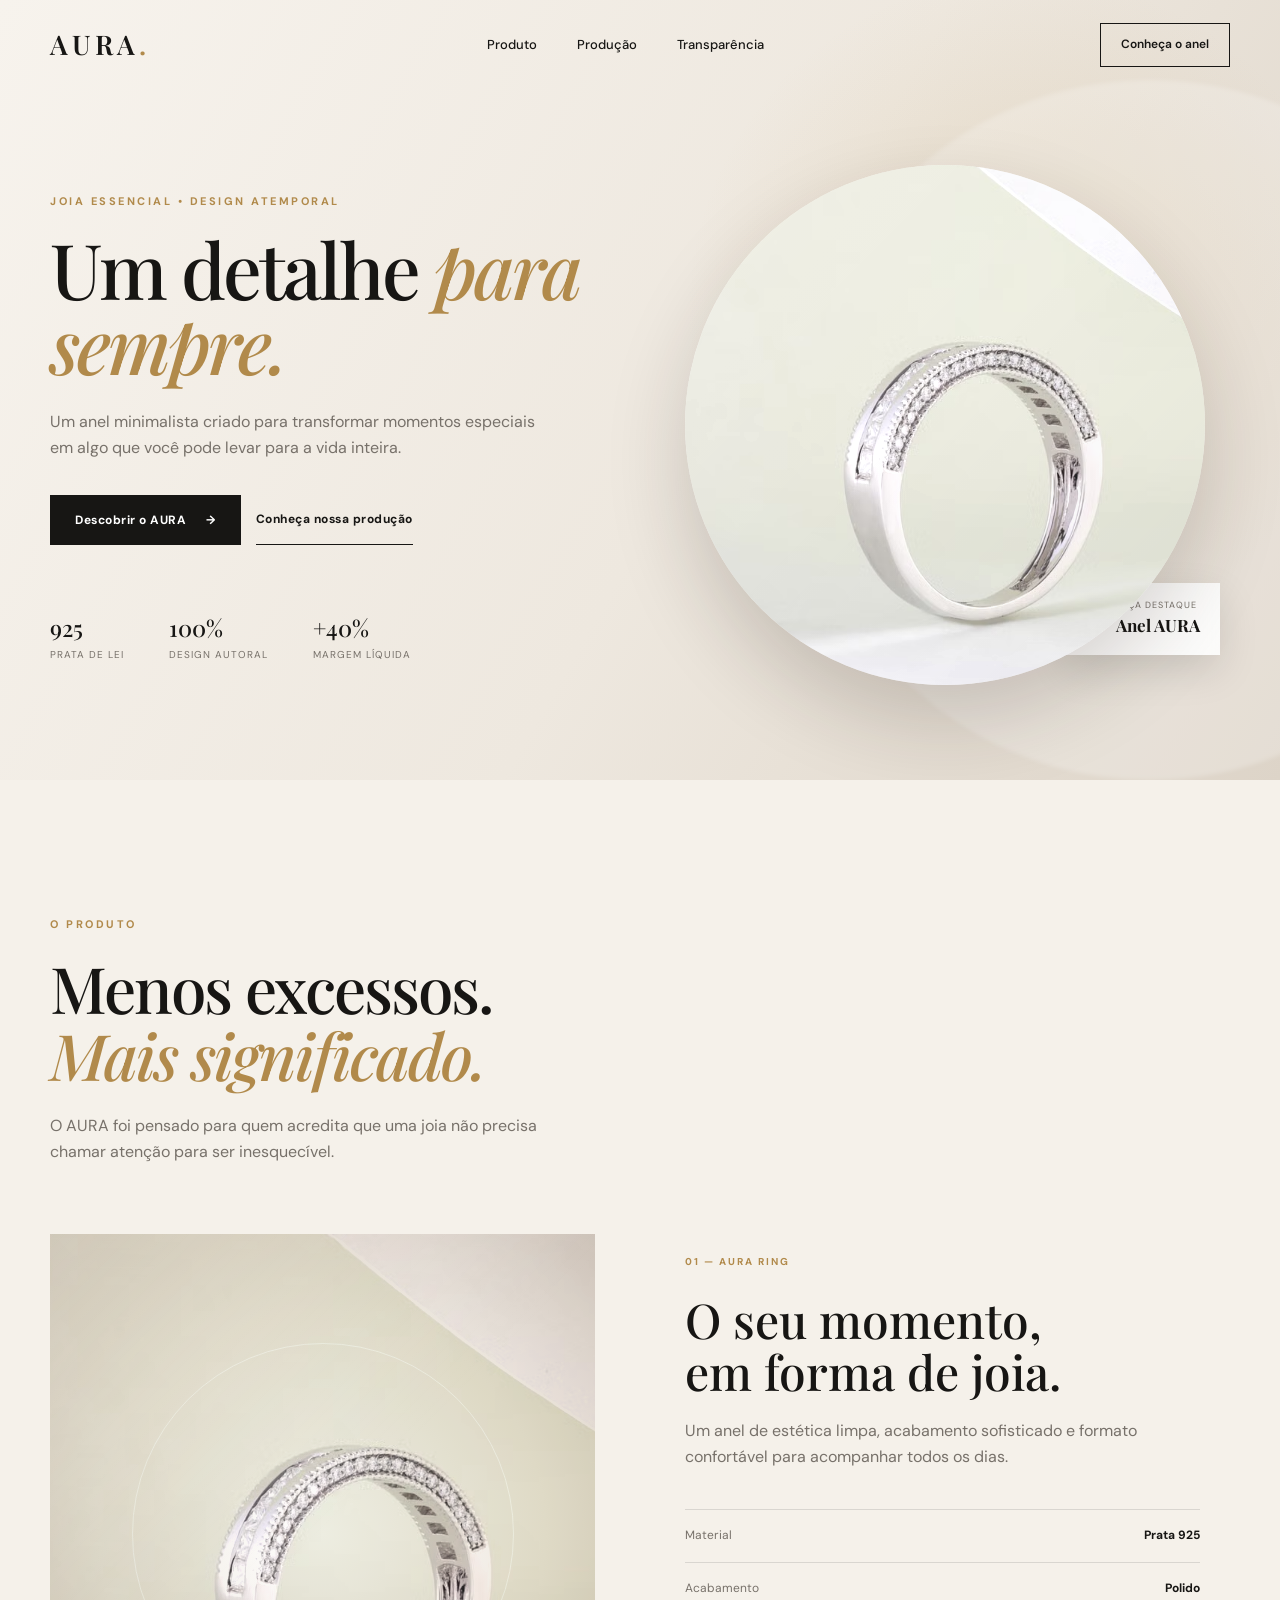
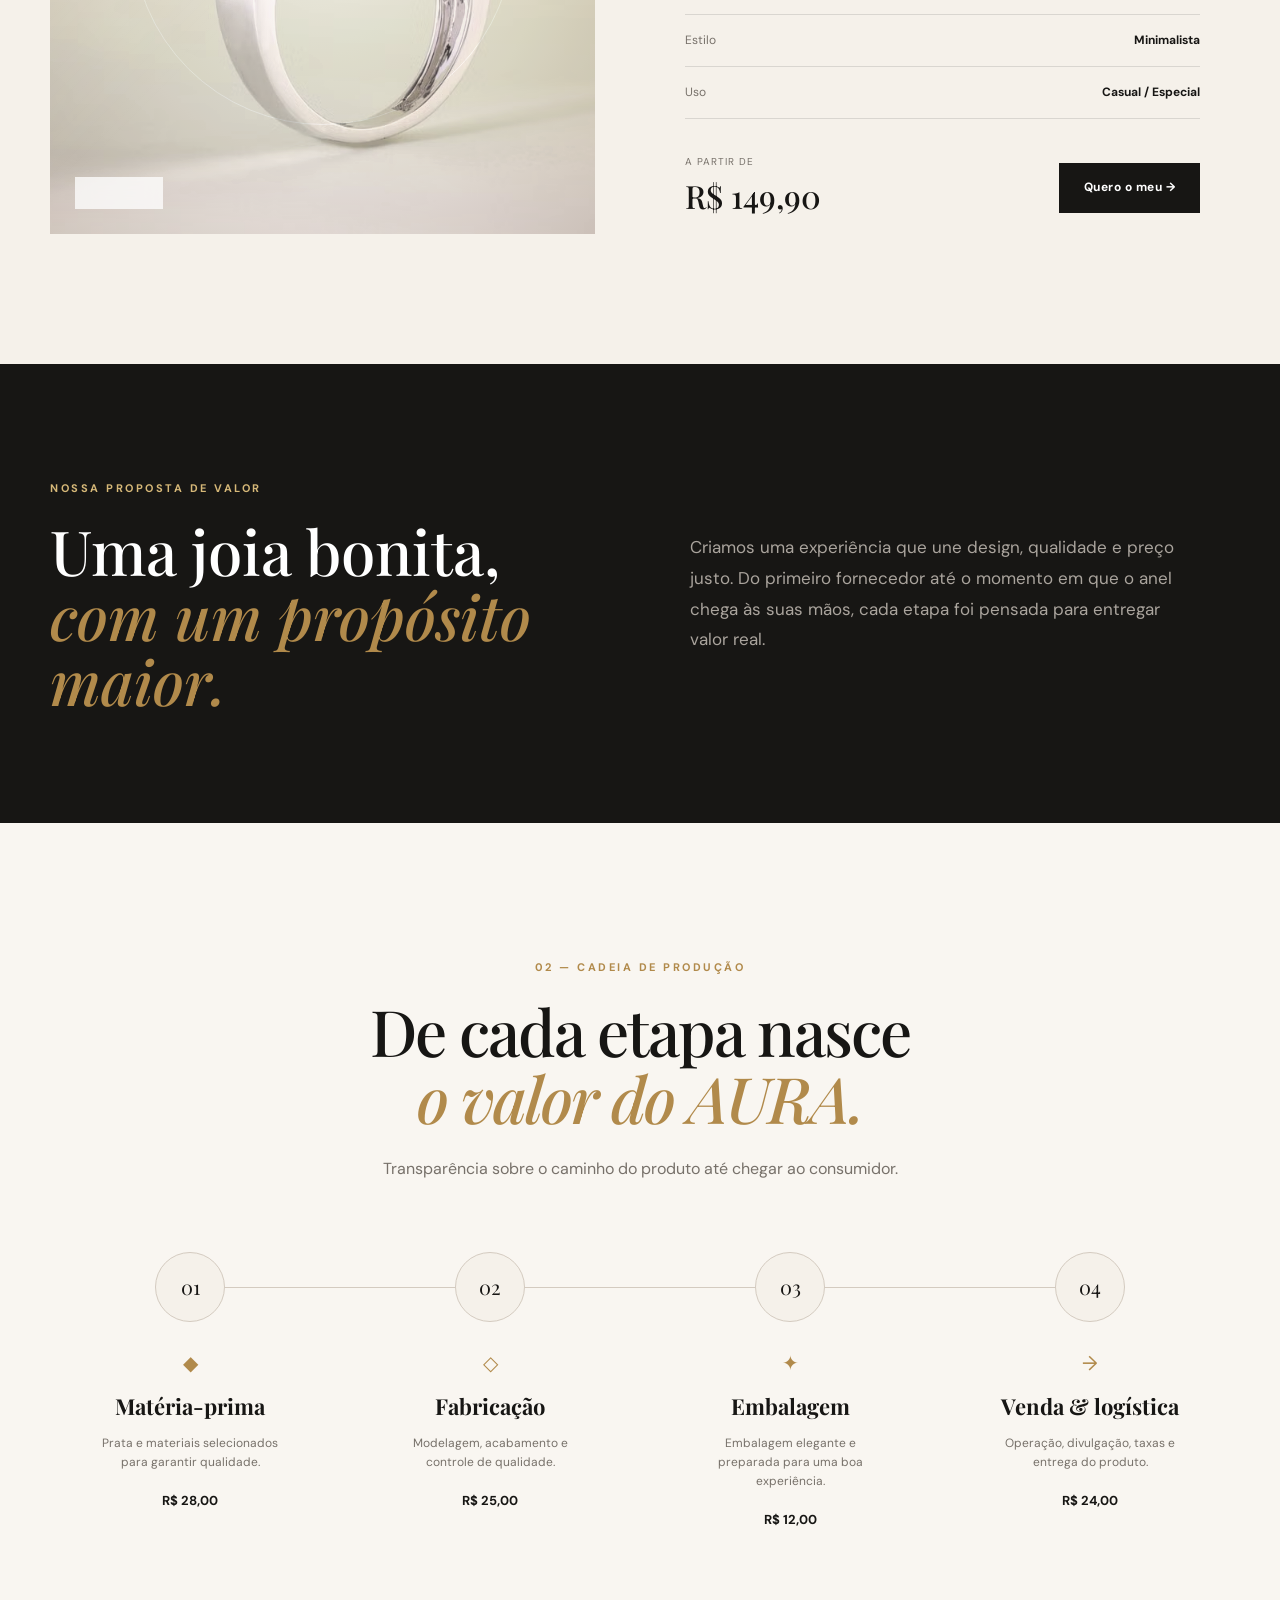
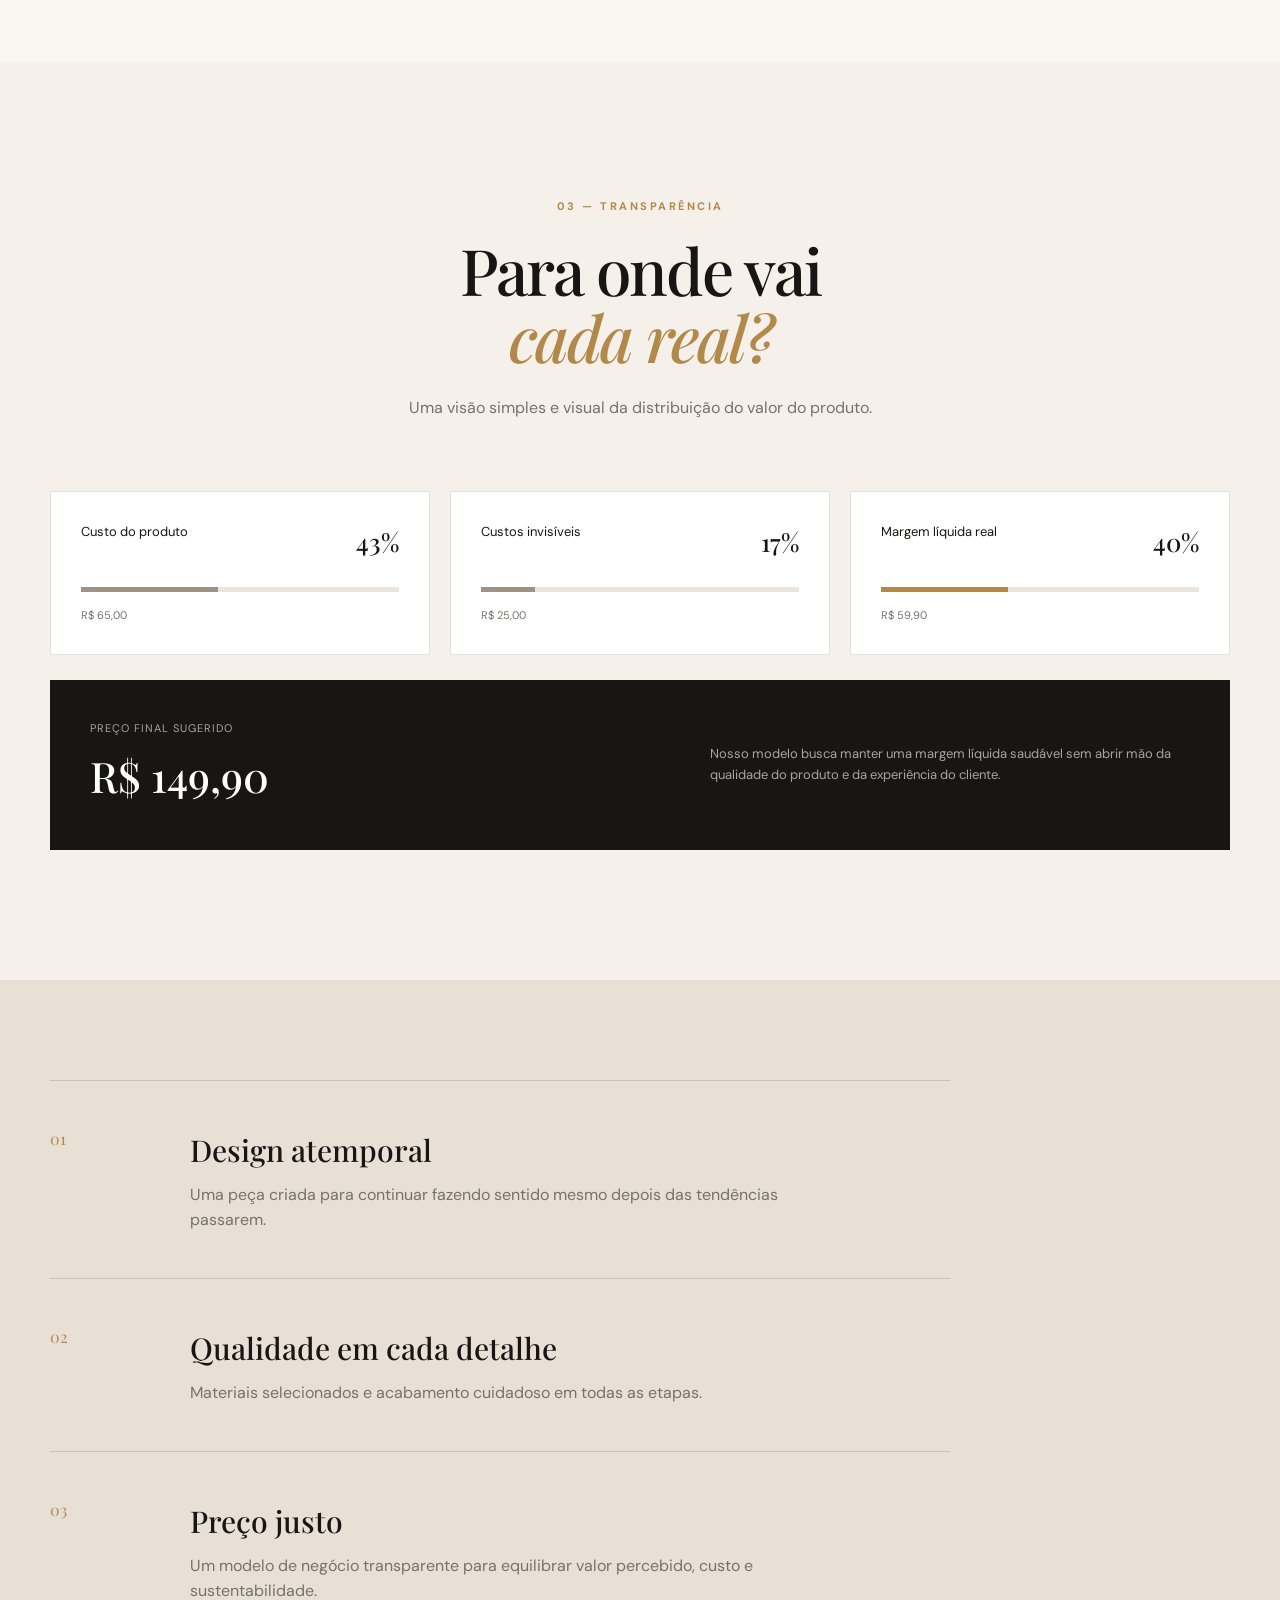
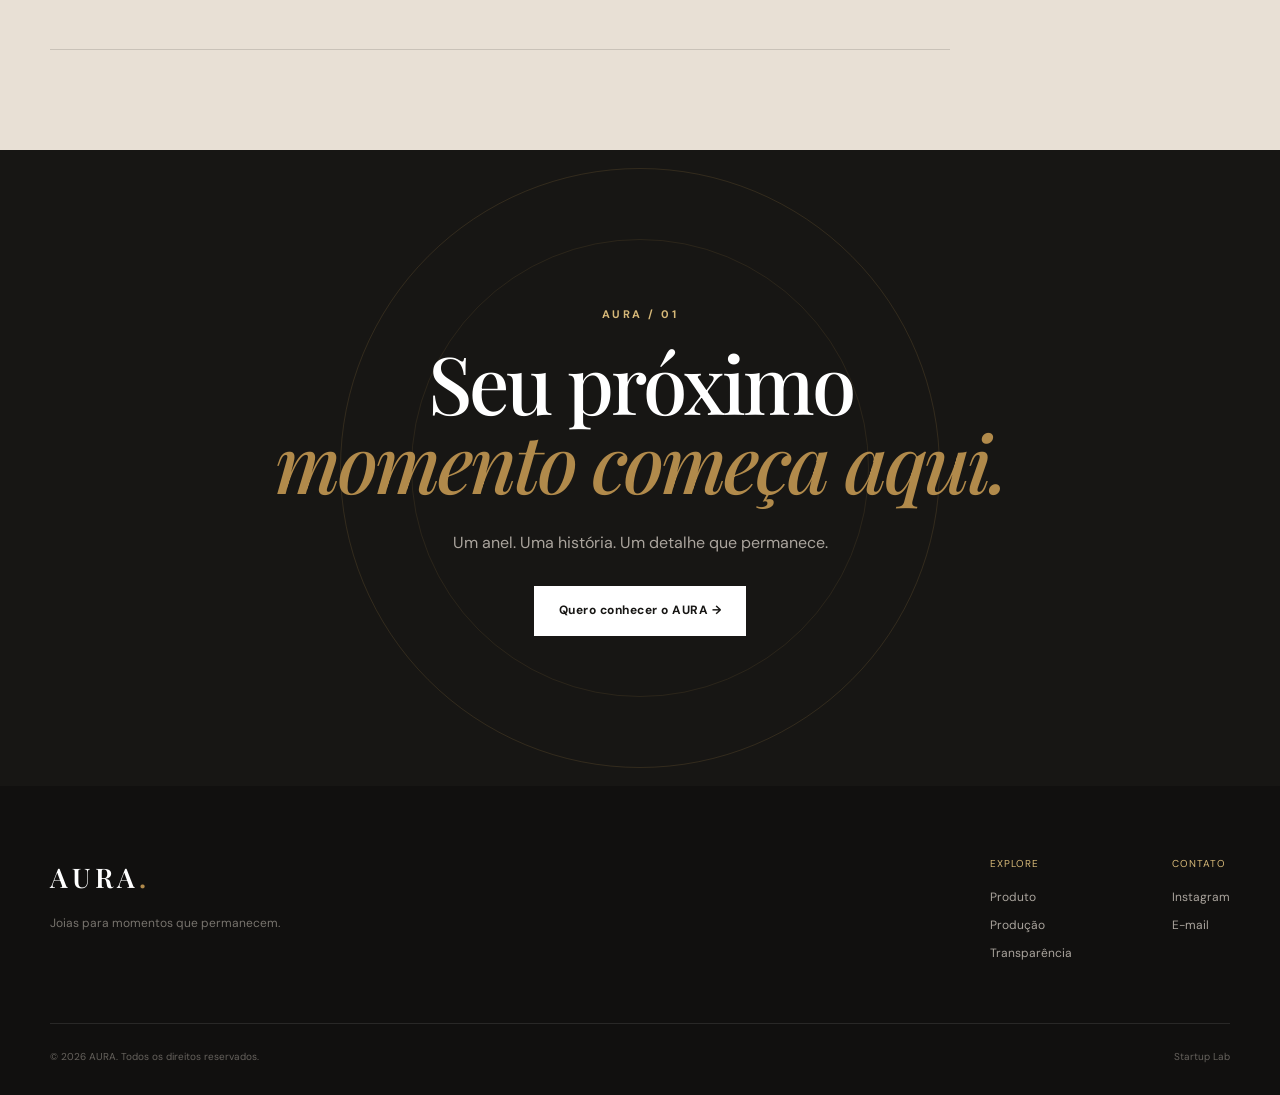
<file: index.htm>
<!DOCTYPE html>
<html lang="pt-BR">
<head>
    <meta charset="UTF-8">
    <meta name="viewport" content="width=device-width, initial-scale=1.0">

    <title>AURA — Anel que marca momentos</title>

    <meta
        name="description"
        content="AURA — anéis minimalistas feitos para marcar momentos que permanecem."
    >

    <link rel="preconnect" href="https://fonts.googleapis.com">
    <link rel="preconnect" href="https://fonts.gstatic.com" crossorigin>
    <link
        href="https://fonts.googleapis.com/css2?family=DM+Sans:wght@400;500;600;700&family=Playfair+Display:wght@500;600;700&display=swap"
        rel="stylesheet"
    >

    <link rel="stylesheet" href="style.css">
</head>

<body>

    <!-- HEADER -->
    <header class="header">
        <div class="container nav">

            <a href="#inicio" class="logo">
                AURA<span>.</span>
            </a>

            <nav class="menu">
                <a href="#produto">Produto</a>
                <a href="#producao">Produção</a>
                <a href="#transparencia">Transparência</a>
            </nav>

            <a href="#comprar" class="nav-button">
                Conheça o anel
            </a>

        </div>
    </header>


    <main>

        <!-- HERO -->
        <section class="hero" id="inicio">

            <div class="hero-background"></div>

            <div class="container hero-content">

                <div class="hero-text">

                    <span class="eyebrow">
                        JOIA ESSENCIAL • DESIGN ATEMPORAL
                    </span>

                    <h1>
                        Um detalhe
                        <em>para sempre.</em>
                    </h1>

                    <p>
                        Um anel minimalista criado para transformar
                        momentos especiais em algo que você pode levar
                        para a vida inteira.
                    </p>

                    <div class="hero-buttons">
                        <a href="#produto" class="button primary">
                            Descobrir o AURA
                            <span>→</span>
                        </a>

                        <a href="#producao" class="button secondary">
                            Conheça nossa produção
                        </a>
                    </div>

                    <div class="hero-info">
                        <div>
                            <strong>925</strong>
                            <span>Prata de lei</span>
                        </div>

                        <div>
                            <strong>100%</strong>
                            <span>Design autoral</span>
                        </div>

                        <div>
                            <strong>+40%</strong>
                            <span>Margem líquida</span>
                        </div>
                    </div>

                </div>

                <div class="hero-product">

    <div class="product-glow"></div>

    <div class="real-ring">
        <img
            src="anel.jpg"
            alt="Anel AURA em prata"
        >
    </div>

    <div class="floating-card">
        <span class="card-icon">✦</span>

        <div>
            <small>Peça destaque</small>
            <strong>Anel AURA</strong>
        </div>
    </div>

</div>

            </div>

        </section>


        <!-- PRODUTO -->
        <section class="product-section" id="produto">

            <div class="container">

                <div class="section-heading">
                    <span class="eyebrow">O PRODUTO</span>

                    <h2>
                        Menos excessos.
                        <br>
                        <em>Mais significado.</em>
                    </h2>

                    <p>
                        O AURA foi pensado para quem acredita que uma joia
                        não precisa chamar atenção para ser inesquecível.
                    </p>
                </div>


                <div class="product-grid">

                    <div class="product-image">

    <img
        src="anel.jpg"
        alt="Anel AURA de prata"
    >

    <span class="image-label">
        AURA / 01
    </span>

</div>


                    <div class="product-details">

                        <span class="product-number">01 — AURA RING</span>

                        <h3>
                            O seu momento,
                            <br>
                            em forma de joia.
                        </h3>

                        <p>
                            Um anel de estética limpa, acabamento sofisticado
                            e formato confortável para acompanhar todos os dias.
                        </p>

                        <div class="specifications">

                            <div class="spec">
                                <span>Material</span>
                                <strong>Prata 925</strong>
                            </div>

                            <div class="spec">
                                <span>Acabamento</span>
                                <strong>Polido</strong>
                            </div>

                            <div class="spec">
                                <span>Estilo</span>
                                <strong>Minimalista</strong>
                            </div>

                            <div class="spec">
                                <span>Uso</span>
                                <strong>Casual / Especial</strong>
                            </div>

                        </div>

                        <div class="price-box">

                            <div>
                                <span>A partir de</span>
                                <strong>R$ 149,90</strong>
                            </div>

                            <a href="#comprar" class="button dark">
                                Quero o meu →
                            </a>

                        </div>

                    </div>

                </div>

            </div>

        </section>


        <!-- PROPOSTA DE VALOR -->
        <section class="value-section">

            <div class="container">

                <div class="value-content">

                    <div>
                        <span class="eyebrow light">
                            NOSSA PROPOSTA DE VALOR
                        </span>

                        <h2>
                            Uma joia bonita,
                            <br>
                            <em>com um propósito maior.</em>
                        </h2>
                    </div>

                    <p>
                        Criamos uma experiência que une design, qualidade
                        e preço justo. Do primeiro fornecedor até o momento
                        em que o anel chega às suas mãos, cada etapa foi
                        pensada para entregar valor real.
                    </p>

                </div>

            </div>

        </section>


        <!-- CADEIA DE PRODUÇÃO -->
        <section class="production-section" id="producao">

            <div class="container">

                <div class="section-heading centered">

                    <span class="eyebrow">
                        02 — CADEIA DE PRODUÇÃO
                    </span>

                    <h2>
                        De cada etapa nasce
                        <br>
                        <em>o valor do AURA.</em>
                    </h2>

                    <p>
                        Transparência sobre o caminho do produto
                        até chegar ao consumidor.
                    </p>

                </div>


                <div class="production-line">

                    <div class="production-step">
                        <div class="step-number">01</div>

                        <span class="step-icon">◆</span>

                        <h3>Matéria-prima</h3>

                        <p>
                            Prata e materiais selecionados
                            para garantir qualidade.
                        </p>

                        <strong>R$ 28,00</strong>
                    </div>


                    <div class="production-step">
                        <div class="step-number">02</div>

                        <span class="step-icon">◇</span>

                        <h3>Fabricação</h3>

                        <p>
                            Modelagem, acabamento e
                            controle de qualidade.
                        </p>

                        <strong>R$ 25,00</strong>
                    </div>


                    <div class="production-step">
                        <div class="step-number">03</div>

                        <span class="step-icon">✦</span>

                        <h3>Embalagem</h3>

                        <p>
                            Embalagem elegante e preparada
                            para uma boa experiência.
                        </p>

                        <strong>R$ 12,00</strong>
                    </div>


                    <div class="production-step">
                        <div class="step-number">04</div>

                        <span class="step-icon">→</span>

                        <h3>Venda & logística</h3>

                        <p>
                            Operação, divulgação, taxas
                            e entrega do produto.
                        </p>

                        <strong>R$ 24,00</strong>
                    </div>

                </div>

            </div>

        </section>


        <!-- TRANSPARÊNCIA -->
        <section class="transparency-section" id="transparencia">

            <div class="container">

                <div class="section-heading centered">

                    <span class="eyebrow">
                        03 — TRANSPARÊNCIA
                    </span>

                    <h2>
                        Para onde vai
                        <br>
                        <em>cada real?</em>
                    </h2>

                    <p>
                        Uma visão simples e visual da distribuição
                        do valor do produto.
                    </p>

                </div>


                <div class="finance-grid">

                    <div class="finance-card">

                        <div class="finance-top">
                            <span>Custo do produto</span>
                            <strong>43%</strong>
                        </div>

                        <div class="bar">
                            <span style="width: 43%"></span>
                        </div>

                        <small>R$ 65,00</small>

                    </div>


                    <div class="finance-card">

                        <div class="finance-top">
                            <span>Custos invisíveis</span>
                            <strong>17%</strong>
                        </div>

                        <div class="bar">
                            <span style="width: 17%"></span>
                        </div>

                        <small>R$ 25,00</small>

                    </div>


                    <div class="finance-card profit">

                        <div class="finance-top">
                            <span>Margem líquida real</span>
                            <strong>40%</strong>
                        </div>

                        <div class="bar">
                            <span style="width: 40%"></span>
                        </div>

                        <small>R$ 59,90</small>

                    </div>

                </div>


                <div class="total-price">

                    <div>
                        <span>Preço final sugerido</span>
                        <strong>R$ 149,90</strong>
                    </div>

                    <p>
                        Nosso modelo busca manter uma margem líquida
                        saudável sem abrir mão da qualidade do produto
                        e da experiência do cliente.
                    </p>

                </div>

            </div>

        </section>


        <!-- DIFERENCIAIS -->
        <section class="features">

            <div class="container">

                <div class="feature">

                    <span>01</span>

                    <div>
                        <h3>Design atemporal</h3>
                        <p>
                            Uma peça criada para continuar fazendo sentido
                            mesmo depois das tendências passarem.
                        </p>
                    </div>

                </div>


                <div class="feature">

                    <span>02</span>

                    <div>
                        <h3>Qualidade em cada detalhe</h3>
                        <p>
                            Materiais selecionados e acabamento cuidadoso
                            em todas as etapas.
                        </p>
                    </div>

                </div>


                <div class="feature">

                    <span>03</span>

                    <div>
                        <h3>Preço justo</h3>
                        <p>
                            Um modelo de negócio transparente para equilibrar
                            valor percebido, custo e sustentabilidade.
                        </p>
                    </div>

                </div>

            </div>

        </section>


        <!-- CTA -->
        <section class="cta-section" id="comprar">

            <div class="cta-circle"></div>

            <div class="container cta-content">

                <span class="eyebrow light">
                    AURA / 01
                </span>

                <h2>
                    Seu próximo
                    <br>
                    <em>momento começa aqui.</em>
                </h2>

                <p>
                    Um anel. Uma história. Um detalhe que permanece.
                </p>

                <a href="#" class="button white">
                    Quero conhecer o AURA →
                </a>

            </div>

        </section>

    </main>


    <!-- FOOTER -->
    <footer>

        <div class="container footer-content">

            <div class="footer-brand">
                <a href="#inicio" class="logo">
                    AURA<span>.</span>
                </a>

                <p>
                    Joias para momentos que permanecem.
                </p>
            </div>

            <div class="footer-links">

                <div>
                    <span>Explore</span>
                    <a href="#produto">Produto</a>
                    <a href="#producao">Produção</a>
                    <a href="#transparencia">Transparência</a>
                </div>

                <div>
                    <span>Contato</span>
                    <a href="#">Instagram</a>
                    <a href="#">E-mail</a>
                </div>

            </div>

        </div>

        <div class="container copyright">
            <span>© 2026 AURA. Todos os direitos reservados.</span>
            <span>Startup Lab</span>
        </div>

    </footer>

</body>
</html>
</file>
<file: style.css>
/* =========================================
   AURA — STYLE
   ========================================= */

:root {
    --black: #171614;
    --black-soft: #24211e;
    --cream: #f5f1ea;
    --cream-dark: #e8e1d7;
    --white: #ffffff;
    --gold: #b18a4b;
    --gold-light: #d6b878;
    --gray: #77716a;
    --border: rgba(23, 22, 20, 0.12);

    --serif: "Playfair Display", Georgia, serif;
    --sans: "DM Sans", Arial, sans-serif;

    --container: 1180px;
}


/* RESET */

* {
    margin: 0;
    padding: 0;
    box-sizing: border-box;
}

html {
    scroll-behavior: smooth;
}

body {
    font-family: var(--sans);
    color: var(--black);
    background: var(--cream);
    line-height: 1.6;
}

a {
    color: inherit;
    text-decoration: none;
}

img {
    max-width: 100%;
}

.container {
    width: min(var(--container), calc(100% - 48px));
    margin: 0 auto;
}


/* =========================================
   HEADER
   ========================================= */

.header {
    position: absolute;
    width: 100%;
    top: 0;
    left: 0;
    z-index: 20;
    color: var(--black);
}

.nav {
    height: 90px;
    display: flex;
    align-items: center;
    justify-content: space-between;
}

.logo {
    font-family: var(--serif);
    font-size: 27px;
    font-weight: 600;
    letter-spacing: 4px;
}

.logo span {
    color: var(--gold);
}

.menu {
    display: flex;
    gap: 40px;
}

.menu a {
    font-size: 13px;
    font-weight: 500;
    transition: .3s;
}

.menu a:hover {
    color: var(--gold);
}

.nav-button {
    border: 1px solid var(--black);
    padding: 11px 20px;
    font-size: 12px;
    font-weight: 600;
    transition: .3s;
}

.nav-button:hover {
    background: var(--black);
    color: var(--white);
}


/* =========================================
   HERO
   ========================================= */

.hero {
    min-height: 780px;
    position: relative;
    overflow: hidden;
    display: flex;
    align-items: center;
    background:
        radial-gradient(
            circle at 80% 40%,
            rgba(202, 170, 113, .23),
            transparent 30%
        ),
        linear-gradient(
            120deg,
            #f7f3ed 0%,
            #eee8df 55%,
            #ddd4c8 100%
        );
}

.hero-background {
    position: absolute;
    width: 700px;
    height: 700px;
    border-radius: 50%;
    right: -220px;
    top: 80px;
    background: rgba(255,255,255,.22);
    filter: blur(2px);
}

.hero-content {
    display: grid;
    grid-template-columns: 1fr 1fr;
    align-items: center;
    gap: 40px;
    padding-top: 70px;
}

.hero-text {
    position: relative;
    z-index: 2;
}

.eyebrow {
    display: inline-block;
    font-size: 11px;
    font-weight: 700;
    letter-spacing: 2.5px;
    color: var(--gold);
    margin-bottom: 20px;
}

.eyebrow.light {
    color: var(--gold-light);
}

.hero h1 {
    font-family: var(--serif);
    font-size: clamp(55px, 6vw, 82px);
    line-height: .98;
    font-weight: 500;
    letter-spacing: -3px;
    max-width: 600px;
}

.hero h1 em,
h2 em {
    font-style: italic;
    color: var(--gold);
}

.hero-text > p {
    max-width: 500px;
    color: var(--gray);
    font-size: 16px;
    margin: 28px 0 35px;
}

.hero-buttons {
    display: flex;
    align-items: center;
    gap: 15px;
    flex-wrap: wrap;
}

.button {
    display: inline-flex;
    align-items: center;
    justify-content: center;
    gap: 20px;
    min-height: 50px;
    padding: 0 25px;
    font-size: 12px;
    font-weight: 700;
    letter-spacing: .5px;
    transition: .3s;
}

.button.primary {
    background: var(--black);
    color: white;
}

.button.primary:hover {
    background: var(--gold);
}

.button.secondary {
    color: var(--black);
    border-bottom: 1px solid var(--black);
    padding-left: 0;
    padding-right: 0;
}

.button.secondary:hover {
    color: var(--gold);
    border-color: var(--gold);
}

.hero-info {
    display: flex;
    gap: 45px;
    margin-top: 65px;
}

.hero-info div {
    display: flex;
    flex-direction: column;
}

.hero-info strong {
    font-family: var(--serif);
    font-size: 23px;
    font-weight: 500;
}

.hero-info span {
    color: var(--gray);
    font-size: 10px;
    text-transform: uppercase;
    letter-spacing: 1px;
}


/* =========================================
   HERO PRODUCT / RING
   ========================================= */

.hero-product {
    min-height: 600px;
    display: flex;
    justify-content: center;
    align-items: center;
    position: relative;
}

.product-glow {
    position: absolute;
    width: 460px;
    height: 460px;
    border-radius: 50%;
    background: radial-gradient(
        circle,
        rgba(255,255,255,.9) 0%,
        rgba(219,204,181,.5) 50%,
        transparent 70%
    );
}

.ring-wrapper {
    position: relative;
    width: 430px;
    height: 430px;
    display: flex;
    justify-content: center;
    align-items: center;
    transform: rotate(-12deg);
}

.ring {
    width: 285px;
    height: 285px;
    border-radius: 50%;
    position: relative;

    background:
        linear-gradient(
            135deg,
            #fefefe 0%,
            #d4d4d4 18%,
            #ffffff 35%,
            #999 55%,
            #f4f4f4 72%,
            #aaa 100%
        );

    box-shadow:
        inset 12px 12px 20px rgba(255,255,255,.9),
        inset -15px -15px 25px rgba(0,0,0,.25),
        0 30px 50px rgba(42,34,24,.22);

    display: flex;
    justify-content: center;
    align-items: center;
}

.ring::before {
    content: "";
    position: absolute;
    width: 175px;
    height: 175px;
    border-radius: 50%;
    background: #e6ded3;

    box-shadow:
        inset 10px 10px 20px rgba(255,255,255,.9),
        inset -8px -8px 20px rgba(0,0,0,.2);
}

.ring-inside {
    width: 170px;
    height: 170px;
    border-radius: 50%;
    background: #e7dfd5;
    position: relative;
    z-index: 2;
}

.ring-highlight {
    position: absolute;
    width: 75px;
    height: 30px;
    border-radius: 50%;
    background: rgba(255,255,255,.8);
    top: 45px;
    left: 65px;
    filter: blur(8px);
    z-index: 4;
}

.ring-shadow {
    position: absolute;
    width: 300px;
    height: 45px;
    background: rgba(20,20,20,.25);
    border-radius: 50%;
    bottom: 35px;
    filter: blur(20px);
    transform: rotate(2deg);
}

.floating-card {
    position: absolute;
    bottom: 70px;
    right: 10px;
    display: flex;
    align-items: center;
    gap: 12px;
    padding: 15px 20px;
    background: rgba(255,255,255,.88);
    backdrop-filter: blur(15px);
    box-shadow: 0 15px 40px rgba(0,0,0,.12);
}

.card-icon {
    color: var(--gold);
    font-size: 22px;
}

.floating-card small {
    display: block;
    color: var(--gray);
    font-size: 9px;
    text-transform: uppercase;
    letter-spacing: 1px;
}

.floating-card strong {
    font-family: var(--serif);
    font-size: 17px;
}


/* =========================================
   SECTIONS
   ========================================= */

.product-section,
.production-section,
.transparency-section {
    padding: 130px 0;
}

.section-heading {
    max-width: 620px;
}

.section-heading.centered {
    margin: 0 auto 70px;
    text-align: center;
}

.section-heading h2 {
    font-family: var(--serif);
    font-size: clamp(42px, 5vw, 65px);
    font-weight: 500;
    line-height: 1.05;
    letter-spacing: -2px;
}

.section-heading p {
    color: var(--gray);
    margin-top: 25px;
    max-width: 530px;
}

.section-heading.centered p {
    margin-left: auto;
    margin-right: auto;
}


/* =========================================
   PRODUCT
   ========================================= */

.product-section {
    background: var(--cream);
}

.product-grid {
    display: grid;
    grid-template-columns: 1fr 1fr;
    margin-top: 70px;
    gap: 90px;
    align-items: center;
}

.product-image {
    height: 600px;
    background:
        radial-gradient(
            circle at 50% 45%,
            #fff 0%,
            #e9e1d7 42%,
            #d3c7b9 100%
        );
    position: relative;
    overflow: hidden;
    display: flex;
    align-items: center;
    justify-content: center;
}

.product-image::before {
    content: "";
    position: absolute;
    width: 380px;
    height: 380px;
    border: 1px solid rgba(255,255,255,.8);
    border-radius: 50%;
}

.image-ring {
    position: relative;
    z-index: 2;
}

.big-ring {
    width: 300px;
    height: 300px;
    border-radius: 50%;
    background:
        linear-gradient(
            135deg,
            #fff 0%,
            #bbb 20%,
            #f9f9f9 38%,
            #888 58%,
            #eee 78%,
            #aaa 100%
        );

    box-shadow:
        inset 12px 12px 25px rgba(255,255,255,.9),
        inset -15px -20px 30px rgba(0,0,0,.25),
        0 35px 50px rgba(0,0,0,.15);

    display: flex;
    align-items: center;
    justify-content: center;
    transform: rotate(18deg);
}

.big-ring-inner {
    width: 185px;
    height: 185px;
    background: #ddd4c9;
    border-radius: 50%;
    box-shadow:
        inset 10px 10px 20px rgba(255,255,255,.7),
        inset -10px -10px 20px rgba(0,0,0,.15);
}

.image-label {
    position: absolute;
    bottom: 25px;
    left: 25px;
    font-size: 10px;
    letter-spacing: 2px;
    font-weight: 700;
}

.product-details {
    padding-right: 30px;
}

.product-number {
    color: var(--gold);
    font-size: 10px;
    font-weight: 700;
    letter-spacing: 2px;
}

.product-details h3 {
    font-family: var(--serif);
    font-size: 48px;
    font-weight: 500;
    line-height: 1.1;
    margin: 20px 0;
}

.product-details > p {
    color: var(--gray);
    max-width: 480px;
}

.specifications {
    border-top: 1px solid var(--border);
    margin-top: 40px;
}

.spec {
    display: flex;
    justify-content: space-between;
    padding: 16px 0;
    border-bottom: 1px solid var(--border);
}

.spec span {
    color: var(--gray);
    font-size: 12px;
}

.spec strong {
    font-size: 12px;
}

.price-box {
    display: flex;
    align-items: center;
    justify-content: space-between;
    margin-top: 35px;
}

.price-box span {
    display: block;
    font-size: 10px;
    color: var(--gray);
    text-transform: uppercase;
    letter-spacing: 1px;
}

.price-box strong {
    font-family: var(--serif);
    font-size: 32px;
    font-weight: 500;
}

.button.dark {
    background: var(--black);
    color: white;
}

.button.dark:hover {
    background: var(--gold);
}


/* =========================================
   VALUE
   ========================================= */

.value-section {
    background: var(--black);
    color: white;
    padding: 110px 0;
}

.value-content {
    display: grid;
    grid-template-columns: 1fr 1fr;
    gap: 100px;
    align-items: center;
}

.value-content h2 {
    font-family: var(--serif);
    font-size: clamp(40px, 5vw, 62px);
    font-weight: 500;
    line-height: 1.05;
}

.value-content p {
    color: #aaa49d;
    font-size: 17px;
    max-width: 500px;
    line-height: 1.8;
}


/* =========================================
   PRODUCTION
   ========================================= */

.production-section {
    background: #f9f6f1;
}

.production-line {
    display: grid;
    grid-template-columns: repeat(4, 1fr);
    gap: 20px;
    position: relative;
}

.production-line::before {
    content: "";
    position: absolute;
    height: 1px;
    background: #d4cbc0;
    top: 35px;
    left: 10%;
    right: 10%;
    z-index: 0;
}

.production-step {
    position: relative;
    z-index: 1;
    text-align: center;
}

.step-number {
    width: 70px;
    height: 70px;
    margin: 0 auto 25px;
    background: var(--cream);
    border: 1px solid #d4cbc0;
    border-radius: 50%;
    display: flex;
    align-items: center;
    justify-content: center;
    font-family: var(--serif);
    font-size: 20px;
}

.step-icon {
    color: var(--gold);
    font-size: 20px;
}

.production-step h3 {
    font-family: var(--serif);
    font-size: 22px;
    margin: 10px 0;
}

.production-step p {
    color: var(--gray);
    font-size: 12px;
    max-width: 190px;
    margin: 0 auto 15px;
}

.production-step strong {
    font-size: 13px;
}


/* =========================================
   TRANSPARENCY
   ========================================= */

.transparency-section {
    background: var(--cream);
}

.finance-grid {
    display: grid;
    grid-template-columns: repeat(3, 1fr);
    gap: 20px;
}

.finance-card {
    background: white;
    padding: 30px;
    border: 1px solid var(--border);
}

.finance-top {
    display: flex;
    justify-content: space-between;
    gap: 15px;
    margin-bottom: 25px;
}

.finance-top span {
    font-size: 13px;
}

.finance-top strong {
    font-family: var(--serif);
    font-size: 25px;
    font-weight: 500;
}

.bar {
    width: 100%;
    height: 5px;
    background: #ebe6df;
    overflow: hidden;
}

.bar span {
    height: 100%;
    display: block;
    background: #9d9284;
}

.finance-card.profit .bar span {
    background: var(--gold);
}

.finance-card small {
    display: block;
    color: var(--gray);
    font-size: 11px;
    margin-top: 15px;
}

.total-price {
    margin-top: 25px;
    padding: 40px;
    background: var(--black);
    color: white;
    display: flex;
    justify-content: space-between;
    align-items: center;
    gap: 50px;
}

.total-price span {
    display: block;
    color: #aaa49d;
    font-size: 11px;
    text-transform: uppercase;
    letter-spacing: 1px;
}

.total-price strong {
    display: block;
    font-family: var(--serif);
    font-size: 42px;
    font-weight: 500;
    margin-top: 5px;
}

.total-price p {
    max-width: 480px;
    color: #aaa49d;
    font-size: 13px;
}


/* =========================================
   FEATURES
   ========================================= */

.features {
    background: #e8e0d5;
    padding: 100px 0;
}

.feature {
    display: grid;
    grid-template-columns: 100px 1fr;
    gap: 40px;
    padding: 45px 0;
    border-bottom: 1px solid rgba(23,22,20,.15);
    max-width: 900px;
}

.feature:first-child {
    border-top: 1px solid rgba(23,22,20,.15);
}

.feature > span {
    color: var(--gold);
    font-family: var(--serif);
    font-size: 16px;
}

.feature h3 {
    font-family: var(--serif);
    font-size: 30px;
    font-weight: 500;
}

.feature p {
    color: var(--gray);
    margin-top: 8px;
    max-width: 600px;
}


/* =========================================
   CTA
   ========================================= */

.cta-section {
    background: var(--black);
    color: white;
    padding: 150px 0;
    position: relative;
    overflow: hidden;
    text-align: center;
}

.cta-circle {
    position: absolute;
    width: 600px;
    height: 600px;
    border: 1px solid rgba(177,138,75,.18);
    border-radius: 50%;
    top: 50%;
    left: 50%;
    transform: translate(-50%, -50%);
}

.cta-circle::before {
    content: "";
    position: absolute;
    inset: 70px;
    border: 1px solid rgba(177,138,75,.13);
    border-radius: 50%;
}

.cta-content {
    position: relative;
    z-index: 2;
}

.cta-content h2 {
    font-family: var(--serif);
    font-size: clamp(50px, 7vw, 80px);
    line-height: .98;
    font-weight: 500;
    letter-spacing: -3px;
}

.cta-content p {
    color: #aaa49d;
    margin: 30px 0;
}

.button.white {
    background: white;
    color: var(--black);
}

.button.white:hover {
    background: var(--gold);
    color: white;
}


/* =========================================
   FOOTER
   ========================================= */

footer {
    background: #11100f;
    color: white;
    padding: 70px 0 30px;
}

.footer-content {
    display: flex;
    justify-content: space-between;
    gap: 50px;
    padding-bottom: 60px;
}

.footer-brand p {
    color: #77736d;
    font-size: 12px;
    margin-top: 15px;
}

.footer-links {
    display: flex;
    gap: 100px;
}

.footer-links div {
    display: flex;
    flex-direction: column;
    gap: 9px;
}

.footer-links span {
    color: var(--gold-light);
    font-size: 10px;
    text-transform: uppercase;
    letter-spacing: 1px;
    margin-bottom: 7px;
}

.footer-links a {
    color: #aaa49d;
    font-size: 12px;
    transition: .3s;
}

.footer-links a:hover {
    color: white;
}

.copyright {
    padding-top: 25px;
    border-top: 1px solid rgba(255,255,255,.1);
    display: flex;
    justify-content: space-between;
    color: #66625d;
    font-size: 10px;
}


/* =========================================
   RESPONSIVE
   ========================================= */

@media (max-width: 900px) {

    .menu {
        display: none;
    }

    .hero {
        min-height: auto;
        padding: 130px 0 80px;
    }

    .hero-content {
        grid-template-columns: 1fr;
    }

    .hero-product {
        min-height: 450px;
    }

    .hero-info {
        margin-top: 40px;
    }

    .product-grid,
    .value-content {
        grid-template-columns: 1fr;
        gap: 60px;
    }

    .product-details {
        padding-right: 0;
    }

    .production-line {
        grid-template-columns: repeat(2, 1fr);
        gap: 50px 20px;
    }

    .production-line::before {
        display: none;
    }

    .finance-grid {
        grid-template-columns: 1fr;
    }

    .total-price {
        flex-direction: column;
        align-items: flex-start;
    }

}


@media (max-width: 600px) {

    .container {
        width: min(100% - 30px, var(--container));
    }

    .nav {
        height: 75px;
    }

    .nav-button {
        padding: 9px 13px;
        font-size: 10px;
    }

    .hero {
        padding-top: 110px;
    }

    .hero h1 {
        font-size: 55px;
    }

    .hero-info {
        gap: 20px;
        justify-content: space-between;
    }

    .hero-info strong {
        font-size: 18px;
    }

    .hero-product {
        min-height: 370px;
    }

    .product-glow {
        width: 340px;
        height: 340px;
    }

    .ring-wrapper {
        width: 330px;
        height: 330px;
    }

    .ring {
        width: 220px;
        height: 220px;
    }

    .ring::before,
    .ring-inside {
        width: 135px;
        height: 135px;
    }

    .floating-card {
        right: 0;
        bottom: 30px;
    }

    .product-section,
    .production-section,
    .transparency-section {
        padding: 90px 0;
    }

    .section-heading h2 {
        font-size: 44px;
    }

    .product-image {
        height: 400px;
    }

    .big-ring {
        width: 220px;
        height: 220px;
    }

    .big-ring-inner {
        width: 135px;
        height: 135px;
    }

    .product-details h3 {
        font-size: 39px;
    }

    .price-box {
        align-items: flex-start;
        flex-direction: column;
        gap: 20px;
    }

    .production-line {
        grid-template-columns: 1fr;
    }

    .feature {
        grid-template-columns: 45px 1fr;
        gap: 15px;
    }

    .feature h3 {
        font-size: 24px;
    }

    .total-price {
        padding: 30px 20px;
    }

    .total-price strong {
        font-size: 34px;
    }

    .footer-content {
        flex-direction: column;
    }

    .footer-links {
        gap: 50px;
    }

    .copyright {
        flex-direction: column;
        gap: 8px;
    }

}

/* =========================================
   FOTOS REAIS DO PRODUTO
   ========================================= */

.real-ring {
    width: 520px;
    height: 520px;
    position: relative;
    z-index: 2;

    display: flex;
    align-items: center;
    justify-content: center;

    border-radius: 50%;
    overflow: hidden;

    background: rgba(255, 255, 255, 0.35);

    box-shadow:
        0 35px 80px rgba(40, 30, 20, 0.18),
        inset 0 0 50px rgba(255, 255, 255, 0.5);
}

.real-ring::after {
    content: "";
    position: absolute;
    inset: 0;

    background:
        linear-gradient(
            135deg,
            rgba(255,255,255,.20),
            transparent 45%,
            rgba(0,0,0,.05)
        );

    pointer-events: none;
}

.real-ring img {
    width: 100%;
    height: 100%;

    object-fit: cover;

    transform: scale(1.08);

    mix-blend-mode: multiply;

    filter:
        contrast(1.05)
        saturate(.92)
        brightness(1.04);

    transition: transform .6s ease;
}

.real-ring:hover img {
    transform: scale(1.15);
}


/* FOTO DA SEÇÃO DO PRODUTO */

.product-image {
    position: relative;
    height: 600px;
    overflow: hidden;

    background:
        radial-gradient(
            circle at 50% 50%,
            #ffffff 0%,
            #eee8df 55%,
            #d5cabe 100%
        );

    display: flex;
    align-items: center;
    justify-content: center;
}

.product-image img {
    width: 100%;
    height: 100%;

    object-fit: cover;

    mix-blend-mode: multiply;

    filter:
        contrast(1.03)
        saturate(.9)
        brightness(1.05);

    transition: transform .7s ease;
}

.product-image:hover img {
    transform: scale(1.05);
}

.product-image::after {
    content: "";

    position: absolute;
    inset: 0;

    background:
        linear-gradient(
            135deg,
            rgba(255,255,255,.2),
            transparent 50%
        );

    pointer-events: none;
}

.image-label {
    position: absolute;
    bottom: 25px;
    left: 25px;

    z-index: 3;

    font-size: 10px;
    letter-spacing: 2px;
    font-weight: 700;

    background: rgba(255,255,255,.75);
    backdrop-filter: blur(8px);

    padding: 8px 12px;
}


/* =========================================
   RESPONSIVO
   ========================================= */

@media (max-width: 900px) {

    .real-ring {
        width: 430px;
        height: 430px;
    }

}

@media (max-width: 600px) {

    .real-ring {
        width: 330px;
        height: 330px;
    }

    .product-image {
        height: 420px;
    }

}
</file>
